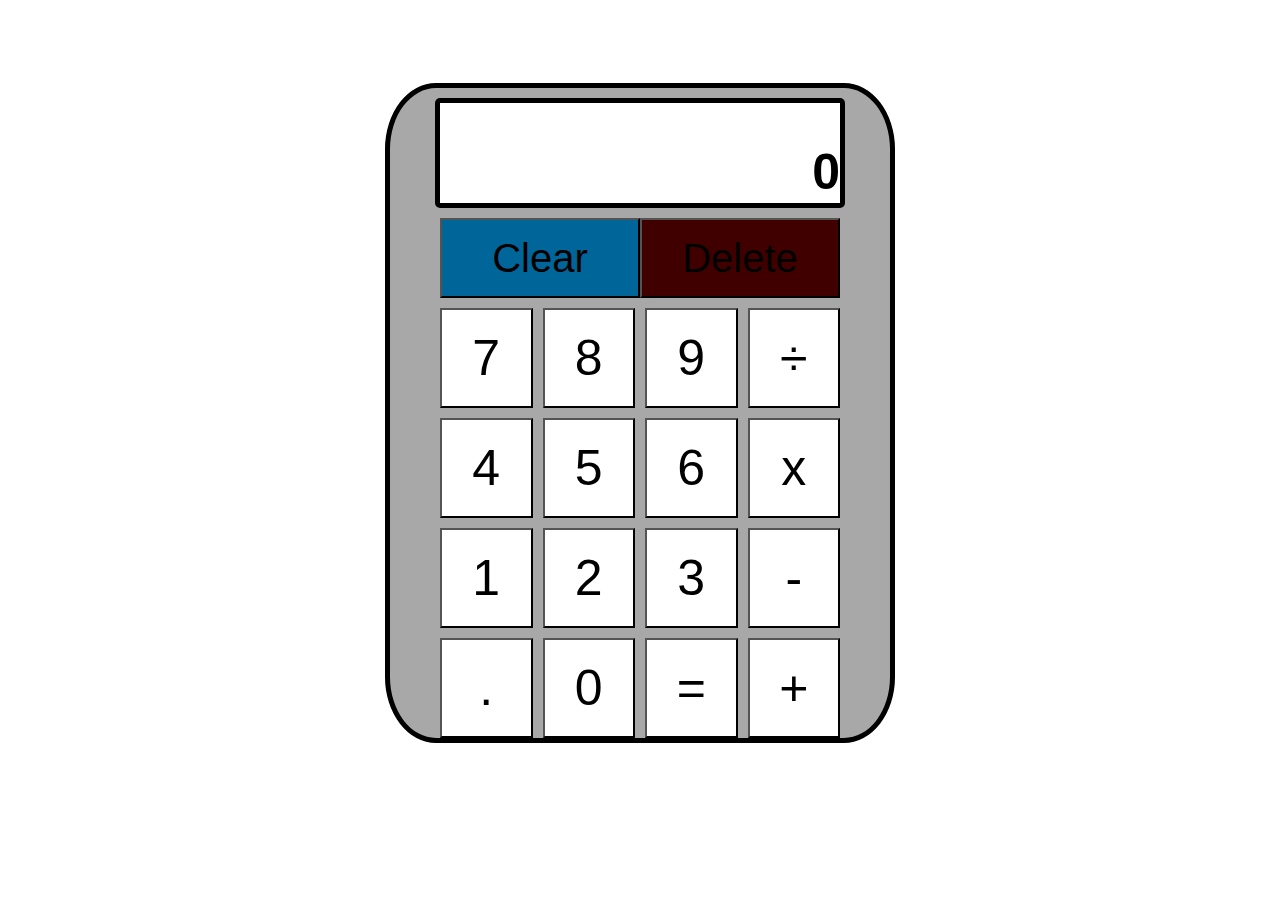
<file: calculator/index.html>
<!DOCTYPE html>
<html lang="en">
  <head>
    <meta charset="UTF-8">
    <meta http-equiv="X-UA-Compatible" content="IE=edge">
    <meta name="viewport" content="width=device-width, initial-scale=1.0">
    <title>Calculator</title>
    <link rel="stylesheet" href="styles.css">
    </title>
  </head>
    <div class="container">
        <div class="screen">
        <div class="previous"></div>
        <div class="output">0</div>
        </div>
        <div class="gone">
            <button class="clear">
                Clear
            </button>
            <button class="delete">
                Delete
            </button>
        </div>
        <div class="rows">
        <div class="row1">
            <button class="inputs" value="7">7</button>
            <button class="inputs" value="8">8</button>
            <button class="inputs" value="9">9</button>
            <button class="symbol" value="/">÷</button>
        </div>
        <div class="row2">
            <button class="inputs"value="4">4</button>
            <button class="inputs"value="5">5</button>
            <button class="inputs"value="6">6</button>
            <button class="symbol"value='x'>x</button>
        </div>
        <div class="row3">
            <button class="inputs"value="1">1</button>
            <button class="inputs"value="2">2</button>
            <button class="inputs"value="3">3</button>
            <button class="symbol"value='-'>-</button>
        </div>
        <div class="row4">
            <button class="inputs"value='.'>.</button>
            <button class="inputs"value='0'>0</button>
            <button class="equal">=</button>
            <button class="symbol"value='+'>+</button>
        </div>
    </div>
       
    </div>

    <script src="scripts.js"></script>
   
  </body>
</html>
</file>
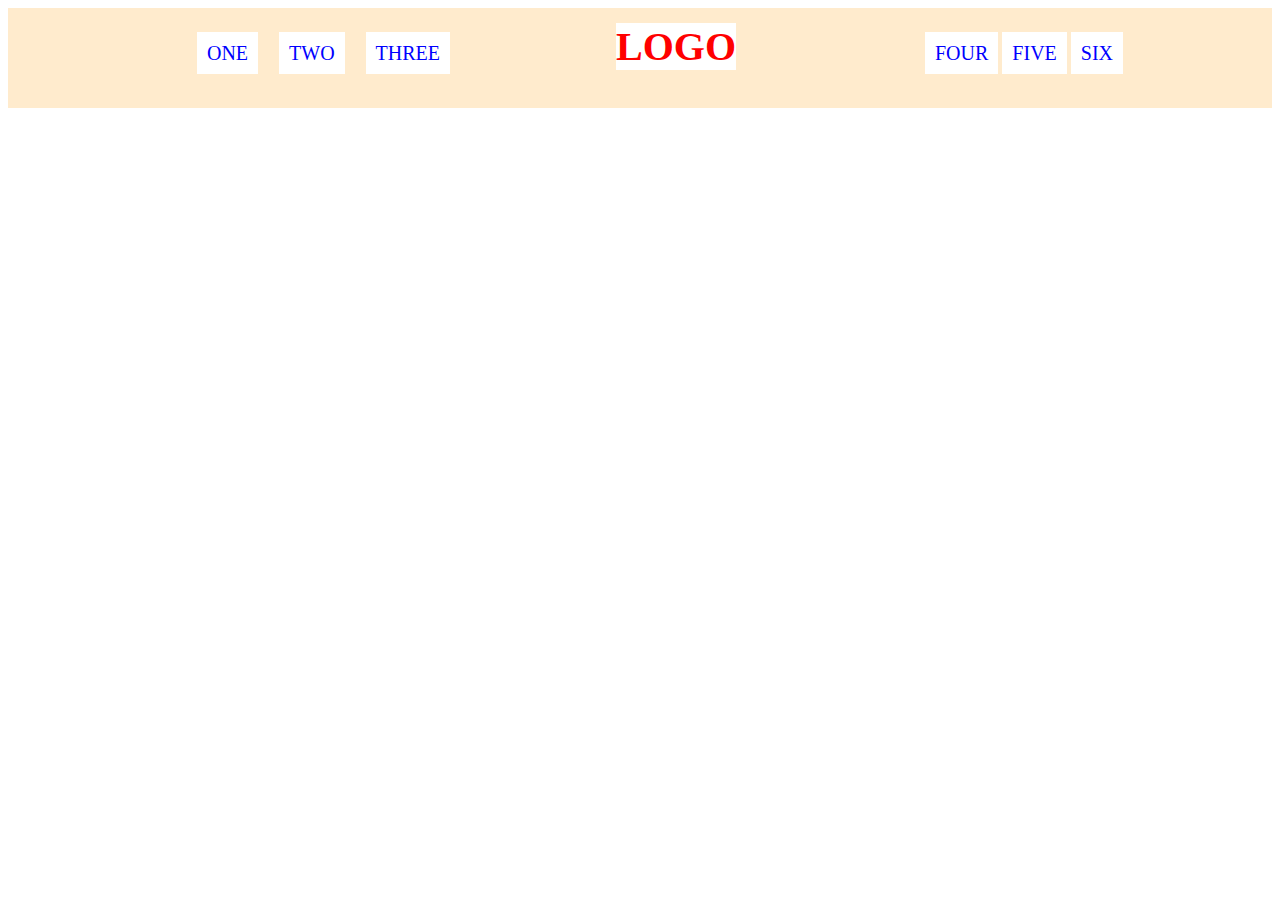
<file: css stuff/index.html>
<!DOCTYPE html>
<html lang="en">
  <head>
    <meta charset="UTF-8">
    <meta http-equiv="X-UA-Compatible" content="IE=edge">
    <meta name="viewport" content="width=device-width, initial-scale=1.0">
    <title>Flex Header</title>
    <link rel="stylesheet" href="styles.css">
  </head>
  <body>
    <div class="header">
      <div class="left-links">
        <ul>
          <li><a href="#">ONE</a></li>
          <li><a href="#">TWO</a></li>
          <li><a href="#">THREE</a></li>
        </ul>
      </div>
      <div class="logo">LOGO</div>
      <div class="right-links">
        <ul>
          <li><a href="#">FOUR</a></li>
          <li><a href="#">FIVE</a></li>
          <li><a href="#">SIX</a></li>
        </ul>
      </div>
    </div>
  </body>
</html>
</file>
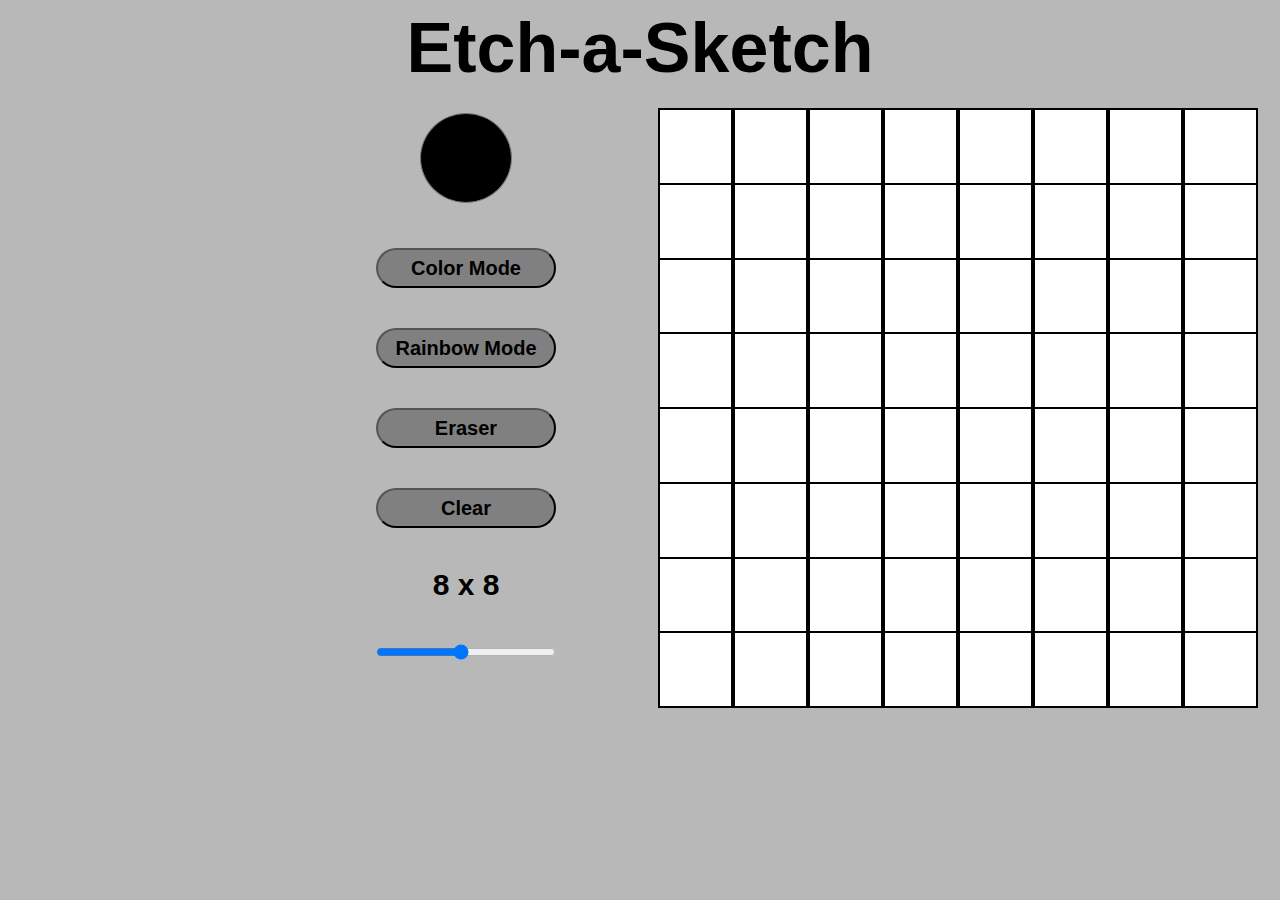
<file: etch-a-sketch/index.html>
<!DOCTYPE html>
<html lang="en">
    <head>
        <meta charset="UTF-8">
        <meta http-equiv="X-UA-Compatible" content="IE=edge">
        <meta name="viewport" content="width=device-width, initial-scale=1.0">
        <title>Etch-a-Sketch</title>
        <link rel="stylesheet" href="./styles.css">
      </head>
      <body >
        <header>
            Etch-a-Sketch
        </header>
 
        <main>
            <div class="settings">
            <input id = "color-wheel" type="color" >
            <button id="color-mode">Color Mode</button>
            <button id="rainbow">Rainbow Mode</button>
            <button id = "eraser">Eraser</button>
            <button id="clear">Clear</button>
            <div class="texts">8x8
            </div>
            <input id="slider"class="slider" type="range" value="8" min="1" max="16">
            </div>  
            <div class="grid">
               
            </div>
        
        </main>

        <script src="scripts.js"></script>
       
      </body>
</html>
</file>
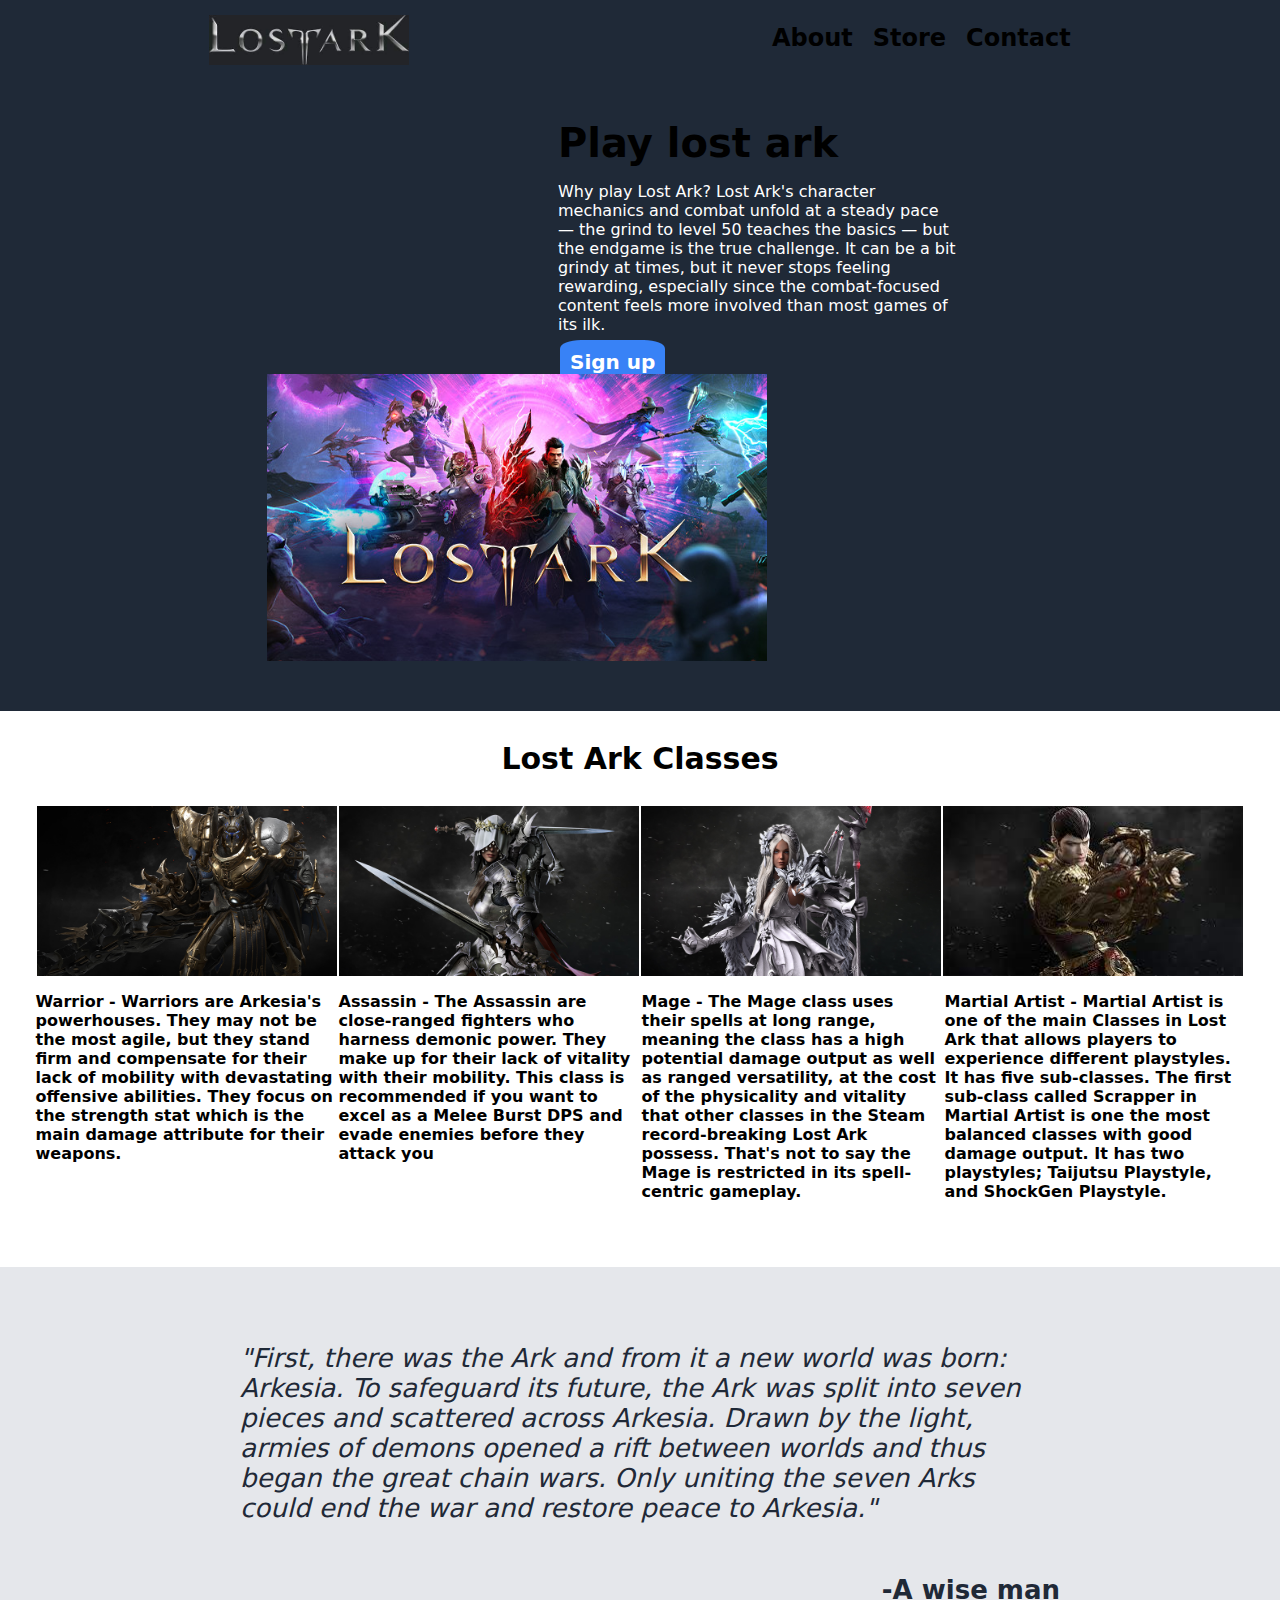
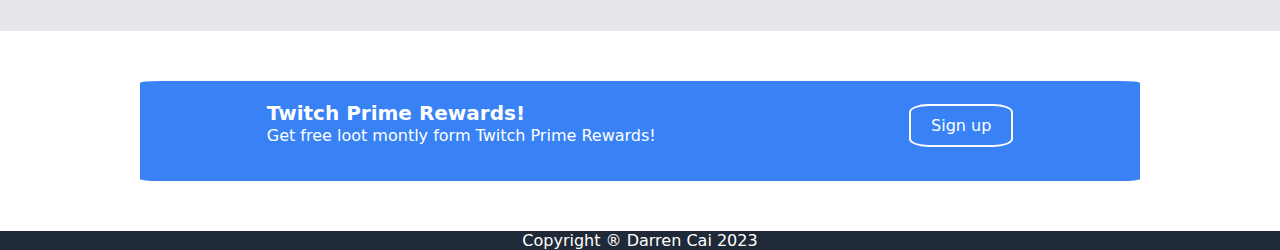
<file: landpage/index.html>
<!DOCTYPE html>
<html lang="en">
  <head>
    <meta charset="UTF-8">
    <meta http-equiv="X-UA-Compatible" content="IE=edge">
    <meta name="viewport" content="width=device-width, initial-scale=1.0">
    <title>LandPage</title>
    <link rel="stylesheet" href="./styles.css">
  </head>
  <body>
    
    <header>
      <div class="logo"><img class="logo-pic" src="pics/lostarklogo.jfif"></div>
      <ul>
        <li><a href="">About</a></li>
        <li><a href="">Store</a></li>
        <li><a href="">Contact</a></li>
      </ul>
  </header>
    <div class="description">
    <section class="information">
      <div>
      <p class="title">Play lost ark</p>
      <p>Why play Lost Ark? Lost Ark's character mechanics and combat unfold at a steady pace — the grind to level 50 teaches the basics — but the endgame is the true challenge. It can be a bit grindy at times, but it never stops feeling rewarding, especially since the combat-focused content feels more involved than most games of its ilk.</p>
      <a href="https://www.playlostark.com/en-us" class="sign-up">Sign up</a>
    </div>
      <img class="lost-ark" src="pics/lostark.jpg">  
    </section>
    </div>
    <div class="random">
      <h>Lost Ark Classes</h>
    </div>
    <div class="classes">
      <img src="pics/warrior.jpg">
      <img src="pics/assassin.jpg">
      <img src="pics/mage.jpg">
      <img src="pics/martial-artist.jfif">
    </div>
    <div class="contain-names"> 
        <p>Warrior - Warriors are Arkesia's powerhouses. They may not be the most agile, but they stand firm and compensate for their lack of mobility with devastating offensive abilities. They focus on the strength stat which is the main damage attribute for their weapons.</p>
        <p>Assassin - The Assassin are close-ranged fighters who harness demonic power. They make up for their lack of vitality with their mobility. This class is recommended if you want to excel as a Melee Burst DPS and evade enemies before they attack you</p>
        <p>Mage - The Mage class uses their spells at long range, meaning the class has a high potential damage output as well as ranged versatility, at the cost of the physicality and vitality that other classes in the Steam record-breaking Lost Ark possess. That's not to say the Mage is restricted in its spell-centric gameplay.</p>
        <p>Martial Artist - Martial Artist is one of the main Classes in Lost Ark that allows players to experience different playstyles. It has five sub-classes. The first sub-class called Scrapper in Martial Artist is one the most balanced classes with good damage output. It has two playstyles; Taijutsu Playstyle, and ShockGen Playstyle.</p>
    </div>
    <div class="quote">
      <p class="quote-text">"First, there was the Ark and from it a new world was born: Arkesia. To safeguard its future, the Ark was split into seven pieces and scattered across Arkesia. Drawn by the light, armies of demons opened a rift between worlds and thus began the great chain wars. Only uniting the seven Arks could end the war and restore peace to Arkesia."</p>
      <p class="wise">-A wise man</p>
    </div>
    <div class="center">
      <div class="twitch">
        <div class="rewards">
       <h id="prime">Twitch Prime Rewards!
       </h>
       <p>Get free loot montly form Twitch Prime Rewards! </p>
      </div>
       <a href="https://www.playlostark.com/en-us" class="twitch-sign-up">Sign up</a>
      </div>
    </div>
    <footer>
      Copyright ® Darren Cai 2023
    </footer>
  </body>
</html>
</file>
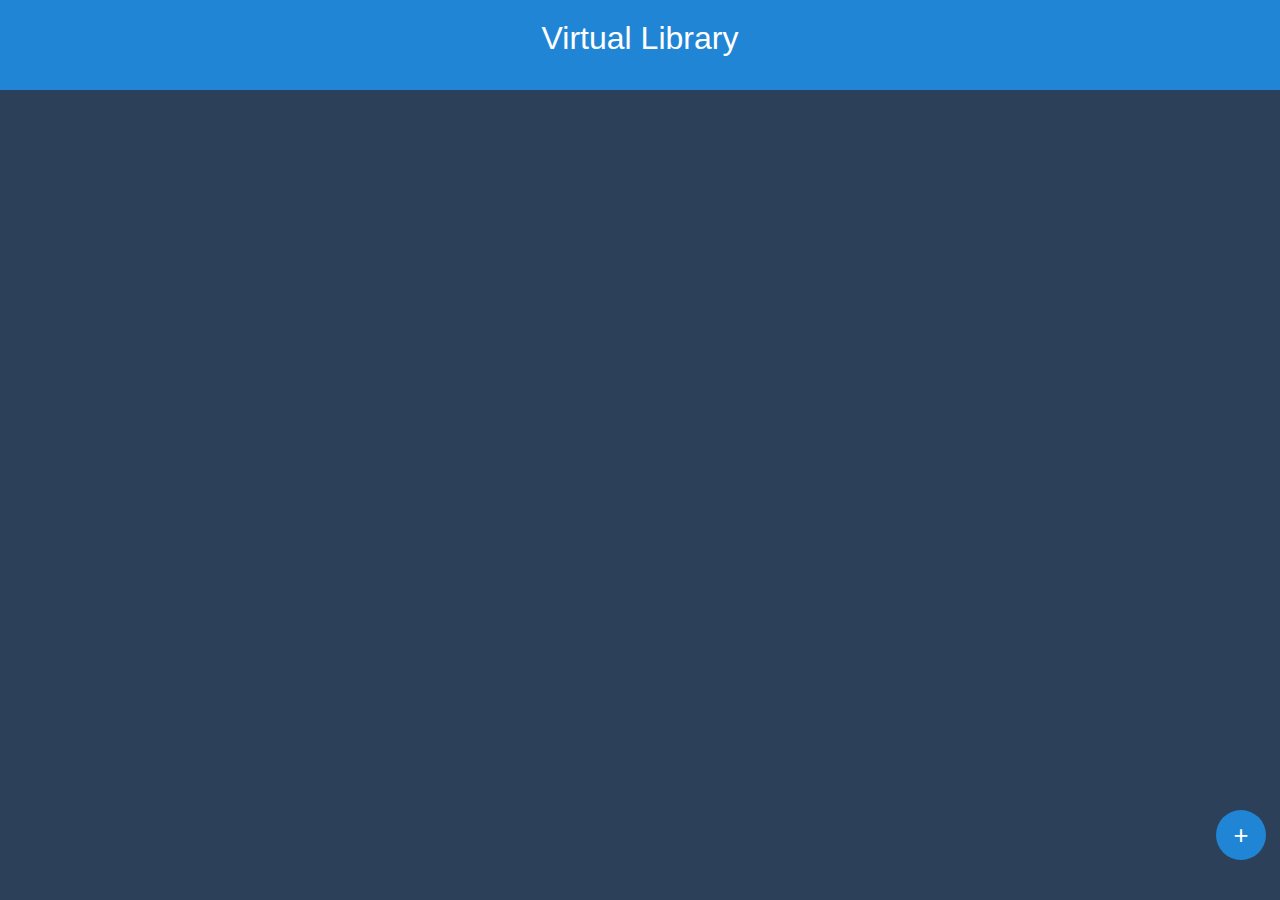
<file: library/index.html>
<!DOCTYPE html>
<html lang="en">
    <head>
        <meta charset="UTF-8">
        <meta http-equiv="X-UA-Compatible" content="IE=edge">
        <meta name="viewport" content="width=device-width, initial-scale=1.0">
        <title>library</title>
        <link rel="stylesheet" href="./styles.css">
      </head>
      <body>
        <div class="popup">
          <div class="form-container"> 
            <form id="form" action="/" method="GET" >
              <div class="form-header">
                <h class="newbook">New Book</h>
                <button type='button' class="close">X</button>
              </div>
              <div class="inputs">
                <div>
                  <label for="title">Title</label>
                  <input type="text" id='title' name='title' placeholder="Book Title" required>
                </div>
                <div>
                  <label for="author">Author :</label>
                  <input type="text" id='author' name='author' placeholder="Author" required>
                </div>
                <div>
                  <label for="pages">Number of Pages:</label>
                  <input type="number" id="pages" name="pages" placeholder="Pages" required>
                </div>
                <div>
                <label for="read">Read the Book?</label>
                <select name="read" id="read">
                  <option value="Yes">Yes</option>
                  <option value="No">No</option>
                </select>
                </div>
              </div>
              <input type="submit" value="Submit" class="submit" required>
            </form>
          </div>
        </div>
        <header>Virtual Library</header>  
        <div class="card-container">
        
        </div>
        <button type='button' class="add">+</button>
        <script src="scripts.js"></script>
       
      </body>
</html>
</file>
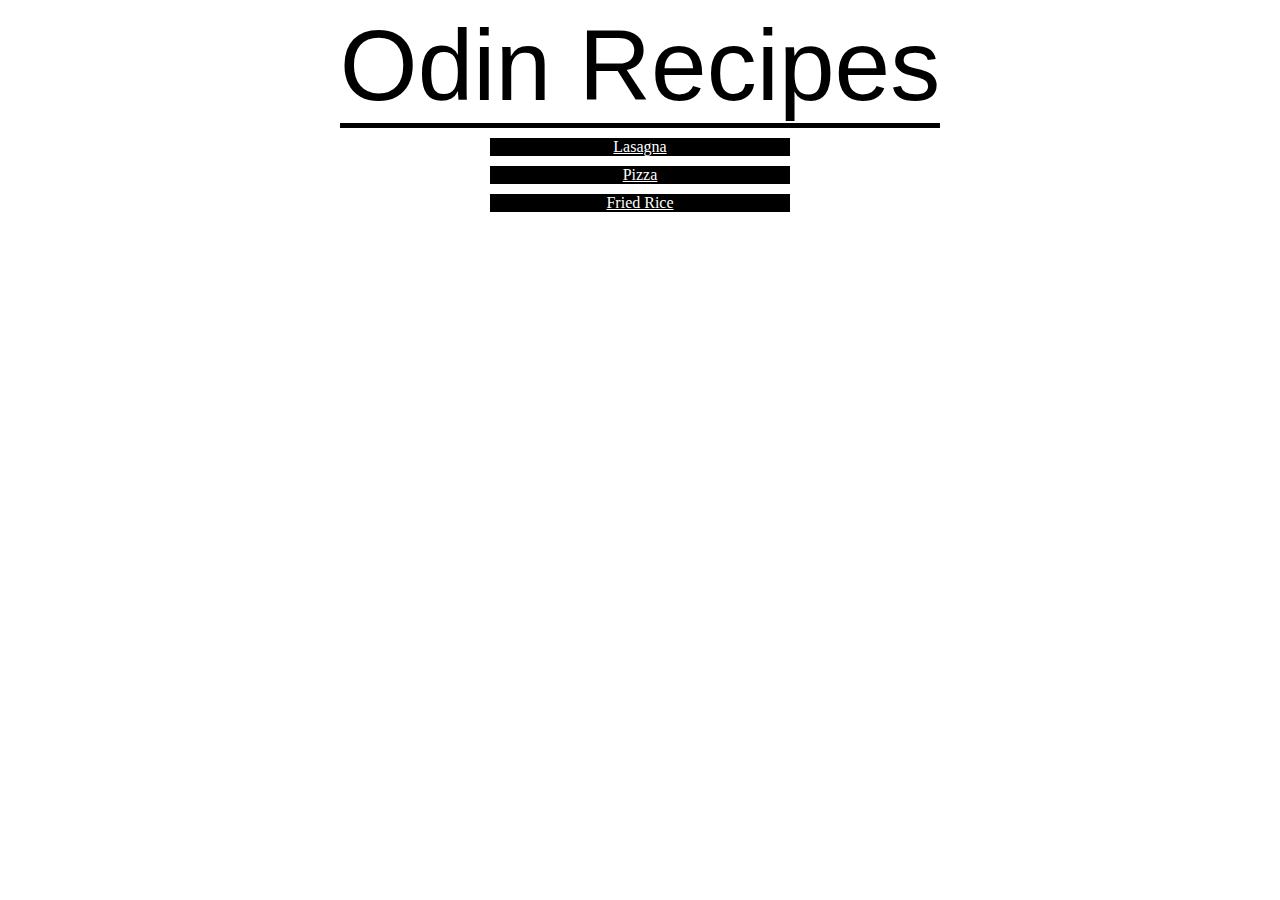
<file: odin-recipes/index.html>
<!DOCTYPE html>
<html lang="en">
    <head>
        <meta charset="UTF-8">
        <meta name="viewport" content="width=device-width, initial-scale=1.0">
        <title>Odin Recipes</title>
        <link rel="stylesheet" href="css/styles.css">
    </head>
<body>
    <header>Odin Recipes</header>
    <div class="recipes">
        <p><a href="./lasagna.html">Lasagna</a></p>
        <p><a href="./pizza.html">Pizza</a></p>
        <p><a href="./fried_rice.html">Fried Rice</a></p>
    </div>
    
</body>
</html>
</file>
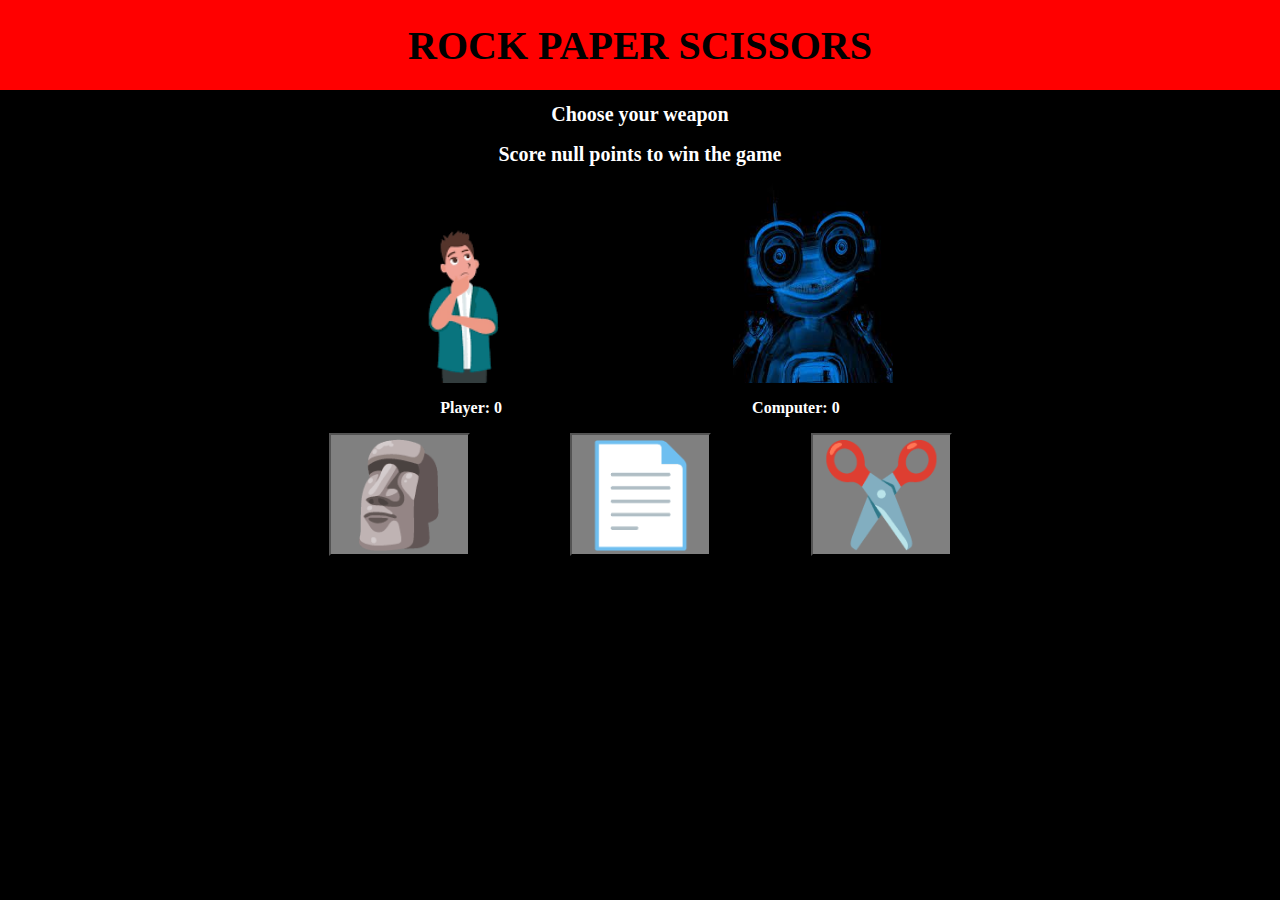
<file: rock_paper_scissors/index.html>
<!DOCTYPE html>
<html lang="en">
  <head>
    <meta charset="UTF-8">
    <meta http-equiv="X-UA-Compatible" content="IE=edge">
    <meta name="viewport" content="width=device-width, initial-scale=1.0">
    <title>Rock, Paper, Scissors</title>
    <link rel="stylesheet" href="./styles.css">
  </head>
  <body >
    <audio id="sound" src="interface.mp3"></audio>
    <header>
      ROCK PAPER SCISSORS
    </header>
    <div class="hide-container">
    <div>
    <h1>Choose your weapon</h1>
    <h2>Score x amount of points to win</h2>
    </div>
    <div class="images">
      <img src="images/person.png" class="person icon">
      <img src="images/robot.jpg" class="robot icon">
    </div>
    <div class="count">
      <p class="player-points points">Player: 0</p>
      <p class="robot-points points">Computer: 0 </p>
    </div>
    <div class="choices">
      <button class="select" value="ROCK">🗿</button>
      <button class="select"value="PAPER">📄</button>
      <button class="select" value="SCISSORS">✂️</button>
    </div>
    <div class="message"></div>
  </div>
    <div class="end-message"></div>
  
  <div class="show" >
    <h1>Play Again?</h1>
    <div class="butt">
    <button class="playagain">OK</button>
  </div>
  </div>

    <script src="scripts.js"></script>
   
  </body>
</html>
</file>
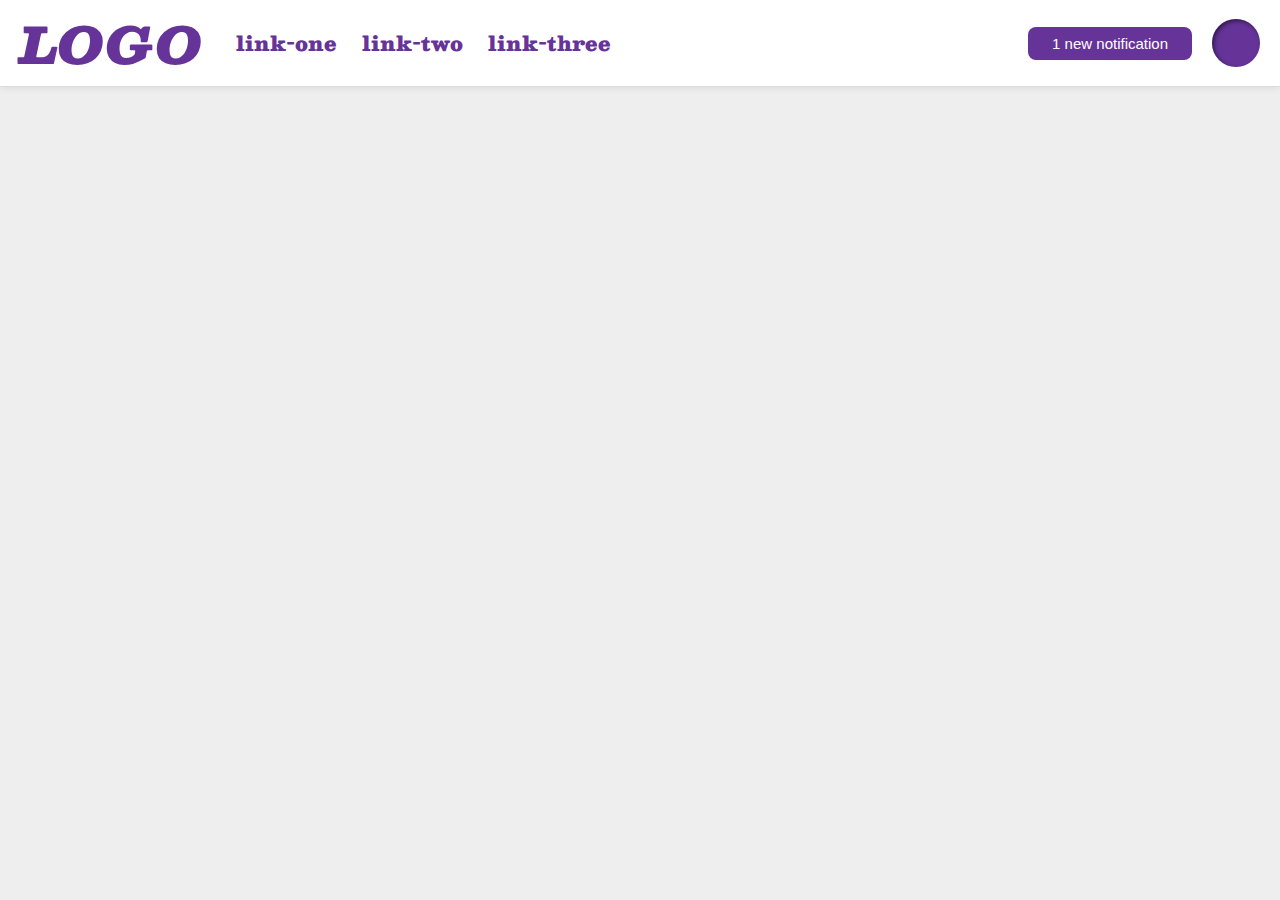
<file: css stuff/index2.html>
<!DOCTYPE html>
<html lang="en">
  <head>
    <meta charset="UTF-8">
    <meta http-equiv="X-UA-Compatible" content="IE=edge">
    <meta name="viewport" content="width=device-width, initial-scale=1.0">
    <title>Flex Header 2</title>
    <link rel="stylesheet" href="styles2.css">
  </head>
  <body>
    <div class="header">
      
      <div class="logo">
        LOGO
      </div>
      <ul class="links">
        <li><a href="google.com">link-one</a></li>
        <li><a href="google.com">link-two</a></li>
        <li><a href="google.com">link-three</a></li>
      </ul>
      <button class="notifications">
        1 new notification
      </button>
      <div class="profile-image"></div>
    </div>
  </body>
</html>
</file>
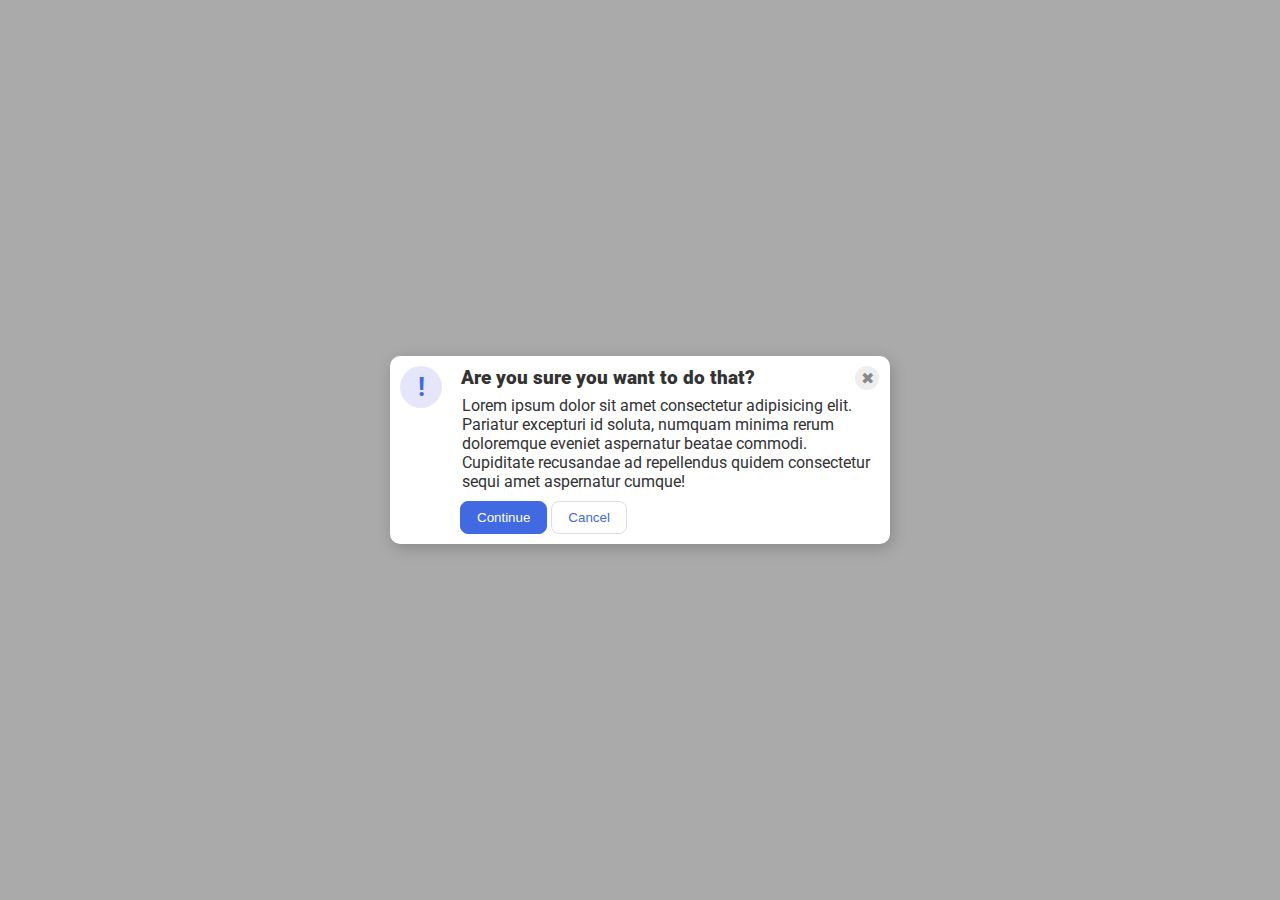
<file: css stuff/index3.html>
<!DOCTYPE html>
<html lang="en">
  <head>
    <meta charset="UTF-8">
    <meta http-equiv="X-UA-Compatible" content="IE=edge">
    <meta name="viewport" content="width=device-width, initial-scale=1.0">
    <link rel="stylesheet" href="styles3.css">
    <title>Modal</title>
  </head>
  <body>
    <div class="modal">
      <div class="icon">!</div>
      <div class="container2">
        <div class="close">
      <div class="header">Are you sure you want to do that?</div>
      <div class="close-button">✖</div>
       </div>
      <div class="text">Lorem ipsum dolor sit amet consectetur adipisicing elit. Pariatur excepturi id soluta, numquam minima rerum doloremque eveniet aspernatur beatae commodi. Cupiditate recusandae ad repellendus quidem consectetur sequi amet aspernatur cumque!</div>
      <div class="continue-cancel">
      <button class="continue">Continue</button>
      <button class="cancel">Cancel</button>
    </div>
    </div>
</div>
  </body>
</html>
</file>
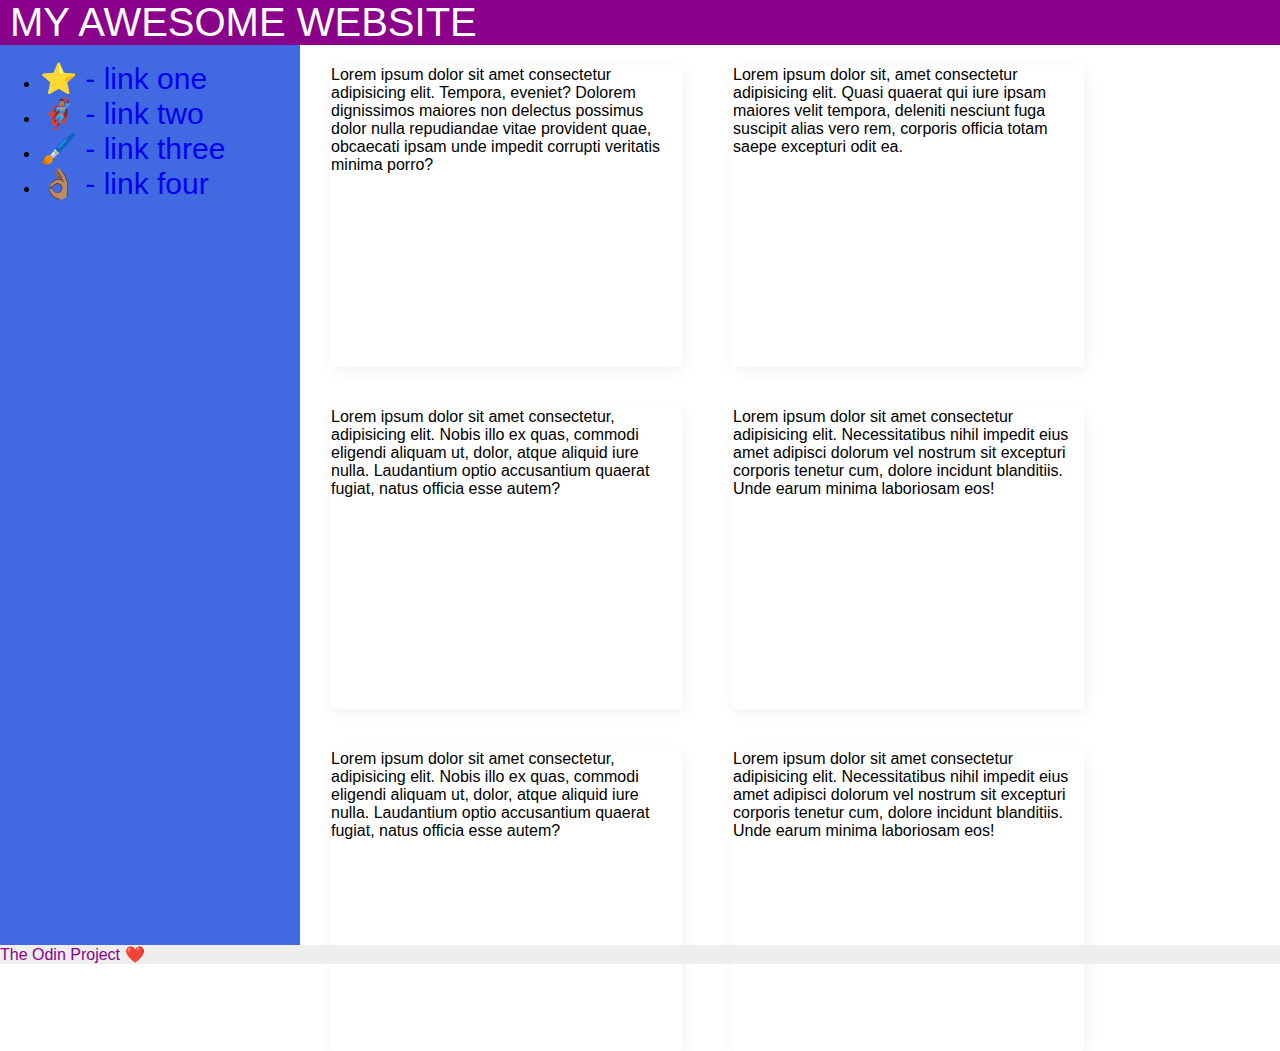
<file: css stuff/index4.html>
<!DOCTYPE html>
<html lang="en">
  <head>
    <meta charset="UTF-8">
    <meta http-equiv="X-UA-Compatible" content="IE=edge">
    <meta name="viewport" content="width=device-width, initial-scale=1.0">
    <title>The Holy Grail</title>
    <link rel="stylesheet" href="styles4.css">
  </head>
  <body>
    <div class="header">
      MY AWESOME WEBSITE
    </div>
    <div class="all">
    <div class="sidebar">
      <ul>
        <li><a href="#">⭐ - link one</a></li>
        <li><a href="#">🦸🏽‍♂️ - link two</a></li>
        <li><a href="#">🖌️ - link three</a></li>
        <li><a href="#">👌🏽 - link four</a></li>
      </ul>
    </div>
    <div class="cards">
    <div class="card">Lorem ipsum dolor sit amet consectetur adipisicing elit. Tempora, eveniet? Dolorem dignissimos maiores non delectus possimus dolor nulla repudiandae vitae provident quae, obcaecati ipsam unde impedit corrupti veritatis minima porro?</div>
    <div class="card">Lorem ipsum dolor sit, amet consectetur adipisicing elit. Quasi quaerat qui iure ipsam maiores velit tempora, deleniti nesciunt fuga suscipit alias vero rem, corporis officia totam saepe excepturi odit ea.</div>
    <div class="card">Lorem ipsum dolor sit amet consectetur, adipisicing elit. Nobis illo ex quas, commodi eligendi aliquam ut, dolor, atque aliquid iure nulla. Laudantium optio accusantium quaerat fugiat, natus officia esse autem?</div>
    <div class="card">Lorem ipsum dolor sit amet consectetur adipisicing elit. Necessitatibus nihil impedit eius amet adipisci dolorum vel nostrum sit excepturi corporis tenetur cum, dolore incidunt blanditiis. Unde earum minima laboriosam eos!</div>
    <div class="card">Lorem ipsum dolor sit amet consectetur, adipisicing elit. Nobis illo ex quas, commodi eligendi aliquam ut, dolor, atque aliquid iure nulla. Laudantium optio accusantium quaerat fugiat, natus officia esse autem?</div>
    <div class="card">Lorem ipsum dolor sit amet consectetur adipisicing elit. Necessitatibus nihil impedit eius amet adipisci dolorum vel nostrum sit excepturi corporis tenetur cum, dolore incidunt blanditiis. Unde earum minima laboriosam eos!</div>
  </div>
  </div>
    <div class="footer">
      The Odin Project ❤️
    </div>
  </body>
</html>
</file>
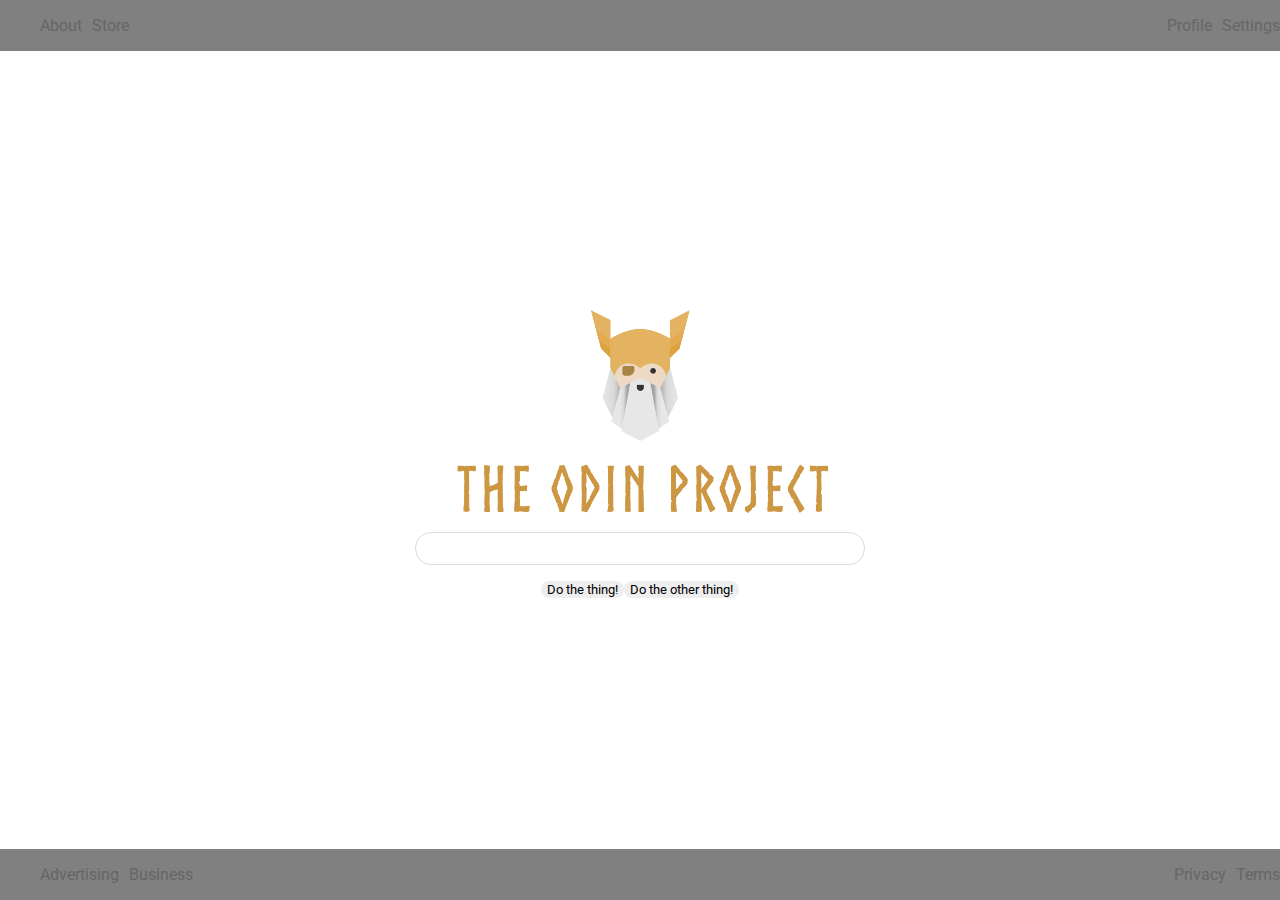
<file: css stuff/index5.html>
<!DOCTYPE html>
<html lang="en">
  <head>
    <meta charset="UTF-8">
    <meta http-equiv="X-UA-Compatible" content="IE=edge">
    <meta name="viewport" content="width=device-width, initial-scale=1.0">
    <title>LAYOUT</title>
    <link rel="stylesheet" href="./styles5.css">
  </head>
  <body>
    <div class="header">
      <ul class="left-links">
        <li><a href="#">About</a></li>
        <li><a href="#">Store</a></li>
      </ul>
      <ul class="right-links">
        <li><a href="#">Profile</a></li>
        <li><a href="#">Settings</a></li>
      </ul>
    </div>
    <div class="content">
      <img src="./logo.png" alt="Project logo. Represents odin with the project name.">
      <div class="input">
        <input type="text">
      </div>
      <div class="buttons">
        <button>Do the thing!</button>
        <button>Do the other thing!</button>
      </div>
    </div>
    <div class="footer">
      <ul class="left-links">
        <li><a href="#">Advertising</a></li>
        <li><a href="#">Business</a></li>
      </ul>
      <ul class="right-links">
        <li><a href="#">Privacy</a></li>
        <li><a href="#">Terms</a></li>
      </ul>
    </div>
  </body>
</html>
</file>
<file: calculator/styles.css>
.container{
    height :auto;
    width: 500px;
    background: #A8A8A8;
    border-radius: 10%;
    border: solid black 5px;
    display:flex;
    flex-direction: column;
    align-items: center;
    gap: 10px;
}
body{
    height: 90vh;
    display:flex;
    justify-content: center;
    align-items: center;
    font-family: sans-serif;
}
html{
    margin: 0;
}
.screen{
    background:white;
    min-height: 100px;
    height: auto;
    width: 400px;
    display:flex;
    flex-direction: column;
    
    font-size: 50px;
    font-weight: 600;
    border: solid black 5px;
    border-radius: 5px;
    margin-top: 10px;
    word-wrap: break-word;
    word-break: break-all;

}
.gone{
    width: 400px;
    display:flex;
    justify-content: space-between;
}
.delete, .clear{
    height: 80px;
    width: 200px;
    font-size: 40px;
}
.delete{
    background:#400000 ;
}
.clear{
    background:#006699;
}

.rows{
    display: flex;
    flex-direction: column;
    justify-content: space-around;
    width: 400px;
    height: 100%;
    gap: 10px;
}
.row1, .row2, .row3, .row4 {
    width: 400px;
    display:flex;
    justify-content: space-around;
    gap: 10px;

  
}
.rows div button{
    height: 100px;
    width: 100px;
    background: white;
    display:flex;
    justify-content: center;
    align-items: center;
    font-size: 50px;
}

.previous{
    font-size: 30px;
    opacity: .4;
    height: auto;
    min-height: 40px;
}
.output{
    height: auto;
    min-height: 50px;
    text-align: end;
}
</file>
<file: css stuff/styles.css>
.left-links li{
    display: inline;
    justify-content: space-between;
    align-items: flex-start;
    font-size: 20px;
    background-color: white;
    padding: 10px;
    margin-right: 17px; 
}

    


.right-links li{
    display: inline;
    justify-content: space-between;
    align-items: flex-end;
    font-size: 20px;
    background-color: white;
    padding: 10px;
    width: 100%;
    
}

a{
    text-decoration: none;
    color: blue;
}

.logo{
    margin-top: 15px;
    font-size: 40px;
    color: red;
    font-weight: 900;
    background-color: white;
}
.header{
    display: flex;
    flex-direction: row;
    justify-content: space-evenly;
    align-items: baseline;
    background-color:blanchedalmond;
    height: 100px;
    margin: 0;
    padding: 0;
    
}
</file>
<file: etch-a-sketch/styles.css>
body{
    background:rgb(184,184,184);
   
}

header{
    display:flex;
    justify-content: center;
    font-size: 70px;
    font-weight: 900;
    font-family: 'Roboto', sans-serif;
    margin-bottom: 20px;
}

.grid{
    background: white;
    height: 600px;
    width:600px;
    min-width: 0;
    display:flex;

}

main{
    width: 1250px;
    display:flex;   
    justify-content: flex-end;
    gap: 100px;
    align-items: center;    
}
.settings{
    height: 600px;
    display:flex;
    flex-direction: column;
    align-items: center;
    gap: 40px;
}

button{
    height: 40px;
    width: 180px;
    border-radius: 25px;
    background: gray;
    font-family: 'Roboto', sans-serif;
    font-weight: 600;
    font-size: 20px;
}

#color-wheel{
    height: 100px;
    width: 100px;  
    border:none;
    background-color: transparent;
}
#color-wheel::-webkit-color-swatch{
    border-radius: 50%;
}

.slider{
  background: grey;
  color: black;
  outline: none;
  border-radius: 15px;
  width: 180px;
}

#row{
    border: solid 1px black;
    flex: 1;
    display:flex;
    flex-direction: column;

}
.box{
    border: solid 1px black;
    flex: 1;

}
.texts{
    font-size: 30px;
    font-weight: 700;
    font-family: 'Roboto', sans-serif;
    
}



/*{
    border: solid 1px black;

}
</file>
<file: landpage/styles.css>
body {
    height: 100vh;
    margin: 0;
    font-family: system-ui, -apple-system, BlinkMacSystemFont, 'Segoe UI', Roboto, Oxygen, Ubuntu, Cantarell, 'Open Sans', 'Helvetica Neue', sans-serif;
    display: flex;
    flex-direction: column;
    justify-content: space-between;
}


header{
    display:flex;
    justify-content: space-around;
    background: #1f2937;
    position: fixed;
    width:100%;
    align-items: center;
    font-weight:900;    
    padding-bottom: 10px;;
}
header ul{
    font-size: 24px;
    display:flex;
    align-items: center;
    gap: 20px;
    margin-right: 48px;
    list-style: none;
}
.logo{
    font-size: 24px;
    margin-left: 48px;
    color: white;
}

a{
    text-decoration: none;
    color: black;
}


.description{
    margin-top: 80px;
    display: flex;
    align-items: flex-start;
    width:100%;
    background: #1f2937;
    color: white;
    padding-bottom: 50px;

}

.information{
    display:flex;
    justify-content: space-around;
    width: 100%;
    flex-wrap: wrap;

    
}
.information p{
    width: 400px;
    height:auto;
    margin-left: 236px;
}

.lost-ark{
    height:auto;
    width: 500px;
}
.title{
    font-size: 40px;
    font-weight: 900;
    color: black;
    margin-bottom: 0;
    
}
.logo-pic{
    width: 200px;
    height: auto;
    margin-top: 10px
}

.lost-ark{
    margin-right: 246px;
}
.sign-up{
    background: #3882f6;
    color:white;
    border-radius: 20%;
    margin-left: 238px;
    font-size: 20px;
    font-weight: 699;
    padding: 10px;
}
.random{
    font-size: 30px;
    color:black;
    font-weight: 800;
    display:flex;
    justify-content: center;
    padding: 30px;
}
.classes{
    display:flex;
    justify-content: center;
    gap: 2px;
}
.classes img{
    max-width: 100%;
    max-height: 100%;
    width:300px;
    height:auto;
}
.contain-names{
    display: flex;
    justify-content: center;
    gap: 3px;
    padding-bottom: 50px;
    
}
.names{
    display: flex;
    gap: 300px;
}
.contain-names p{
    font-weight: 600;
    width:300px;
    height:auto;
}

.quote{
    display: flex;
    flex-direction: column;
    background: #E5E7EB;
    height: 400px;
    justify-content: center;
    align-items: center;
    padding-top:50px;
}
.quote p{
    width: 800px;
    height: auto;
    font-size: 26px;
    color: #1F2937;
}
.wise{
    display: flex;
    justify-content: flex-end;
    margin-left: 40px;
    font-size: 20px;
    color: black;
    font-weight: 700;
}   
.quote-text{
    font-style: italic
}
*{
    border: 2px solid b
}
.center{
    display: flex;
    justify-content: center;
    align-items: center;
    height: 300px;
    width:100%;
    padding-top: 50px;
    padding-bottom: 50px;
}
.twitch{
    background: #3882f6;
    width: 1000px;
    border-radius: 2%;
    height: 100px;
    display:flex;
    justify-content: space-around;
    align-items: center;
    color:white;

}
.rewards{
    display: flex;
    flex-direction: column;

}
#prime{
    font-size: 20px;
    font-weight: 700;
    margin-bottom: -15px;
}
.twitch-sign-up{
    width: 80px;
    color: white;
    text-align: center;
    margin-bottom: 10px;
    border: 2px solid white;
    border-radius: 19%;
    padding: 10px;
}

footer{
    height: 80px;
    background: #1f2937;
    display:flex;
    justify-content: center;
    align-items: center;
    color:white;
}
</file>
<file: library/styles.css>
body{
    height: 100vh;
    margin: 0;
    font-family: "Poppins", sans-serif;
    background-color: #2d4059;;
    display:flex;
    flex-direction: column;
    
}

:root{
    --blue: #2185d5;
}

.popup{
    display: none;
    position: fixed;
    height: 100%;
    width: 100%;
    overflow: auto;
    background: rgba(0,0,0,0.3);
    z-index: 1;
}
.form-container{
    position: absolute;
    border-radius: 9px;
    height: 100%;
    width: 100%;
    display:flex;
    justify-content: center;
    align-items: center;
}
form{
    border-radius: 8px;
    background: white;
    min-height: 60%;
    min-width: 20%;
    padding: 20px;
    display:flex;
    flex-direction: column;
  
}

.form-header{
    display:grid;
    grid-template-columns: 1fr;
    grid-template-rows: 4fr 1fr;
    grid-template-areas: 
        'title close'
    ;
    color: var(--blue);
    font-weight: 400;
}

.newbook{
    grid-area: title;
    justify-self: center;
    padding-top: 10px;
    font-size: 3rem;
    
}
.close{
    grid-area: close;
    justify-self: start;
    border: none;
    color: var(--blue);
    font-size: 2em;
    background-color: white;
    padding-right: 10px;
}

.inputs > div{
    display:flex;
    flex-direction: column;    
}

.inputs{
    display:flex;
    flex-direction: column;
    gap: 30px;
    flex: 1;
}

input, select, .submit{
    background: #f7f7f7;
    border-radius: 3px;
    min-height: 50px;
    border: none;
}

label{
    font-weight: 200;
    font-size: 1.3rem;
    color: black;
}

.submit{
    color:white;
    background: var(--blue);
    font-size: 2rem; 
}

header{
    background: var(--blue);
    min-height: 70px;
    font-size: 2rem;
    color:white;
    font-weight: 200;
    text-align: center; 
    padding-top: 20px;
}
.card-container{
    flex: 1;
    margin: 20px;
    display: grid;
    grid-template-columns: 1fr 1fr 1fr 1fr 1fr;
    grid-auto-rows: 250px;
    width:80%;
    align-self: center;
    /*border: 1px solid red;*/
    gap: 20px;

}

.add{
    position: fixed;
    min-height: 50px;
    min-width: 50px;
    background: var(--blue);
    border-radius: 50%;
    border: none;
    align-self: flex-end;
    color:white;
    font-size: 1.6rem;
    top: 90%;
    left: 95%;
}

.card{
    background: white;
    max-height: 300px;
    display: flex;
    flex-direction: column;
    gap: 20px;
    text-align: center;
}

.card-title, .card-author, .card-pages, .read-status{
    border-bottom: 1px solid gray;
    font-size: 1.5rem;
    font-weight: 500;
    white-space: nowrap;
}

.card-title{
    padding-top: 10px;
    background: var(--blue);
   
 
}

.updates{
    display:flex;
    height: 100%;
}
.update, .delete{
    flex:1;
    border: none;
}

.update{
    background: rgb(35, 255, 171);
}

.delete{
    background: var(--blue)
}
</file>
<file: odin-recipes/css/styles.css>
body{
    background-image: url('https://images.unsplash.com/photo-1555505019-8c3f1c4aba5f?ixlib=rb-4.0.3&ixid=MnwxMjA3fDB8MHxzZWFyY2h8Mnx8d29vZGVuJTIwYmFja2dyb3VuZHxlbnwwfHwwfHw%3D&w=1000&q=80');
    background-size: cover;
}

header{
    font-size: 100px;
    text-align: center;
    font-family: sans-serif;
    border-bottom: 5px solid black;
    max-width: fit-content;
    margin: auto;
}

.recipes p a{
    font-family: Georgia, 'Times New Roman', Times, serif;
    color: white;
}

.recipes p{
    text-align: center;
    width: 100%;
    max-width: 300px;
    background-color: black;
    margin: 10px auto;
    
}
.img{
    max-width: 100%;
    height: auto;
    
}
h1{
    font-size: 100px;
    text-align: center;
    font-family:Impact, Haettenschweiler, 'Arial Narrow Bold', sans-serif;
}

.food{
    max-width: 300px;
    max-height: 300px;
    width: 100%;
    display: block;
    margin: auto;
    margin-top: -60px;
}

section{
    padding-top: 20px;
    font-size: 40px;
    font-family:Impact, Haettenschweiler, 'Arial Narrow Bold', sans-serif;
    max-width: 1500px;
    margin: auto;
    
}
.ingredients{
    font-family:Impact, Haettenschweiler, 'Arial Narrow Bold', sans-serif;
    font-size: 20px;
    margin: auto;
    max-width: 1300;
    display: flex;
    align-items: center;
    justify-content: space-around;
    font-weight: 500;
    margin-top: 20px;
    border: 5px solid black;
}
.ingredients li{
    margin-right: 20px;
}
.ingredient-title{
    font-family:Impact, Haettenschweiler, 'Arial Narrow Bold', sans-serif;
    font-size: 40px;
    position: absolute;
    left: 70px;
    margin: 0;
}
</file>
<file: rock_paper_scissors/styles.css>
body {
    background: black;
    margin: 0;
    font-family:Georgia, 'Times New Roman', Times, serif;
    font-weight: 900;
}

header{
    height: 90px;
    background: red;
    display: flex;
    justify-content: center;
    align-items: center;
    font-size: 40px;
   
}

h1, h2{
    color: white;
    display: flex;
    justify-content: center;
    font-size: 20px;
}
.images{
    display:flex;
    justify-content: center;
   
}

.person{
    height: 200px;
    width: auto;
    margin-right: 90px;
}
.robot{
    height: 200px;
    width: 160px;
    margin-right: 100px;
}

.points{
    color:white;
    
}
.count{
    display:flex;
    justify-content: center;
    gap: 250px;
}
.choices{
    height: auto;
    display:flex;
    justify-content: center;
    gap: 100px;
}
.choices button{
    background: gray;
    font-size: 100px;
}
.message{
    margin-top: 20px;
    font-size: 40px;
    color:white;
    display:flex;
    justify-content: center;

}
.end-message{
    display: flex;
    color: red;
    justify-content: center;
    font-size: 50px;
}

.butt{
    
    display:flex;
    justify-content: center;
}

.show{
    display: none;
}

.playagain{
    height: 50px;
    width: 50px;
}
</file>
<file: css stuff/styles2.css>
/* this is some magical font-importing.  
you'll learn about it later. */
@import url('https://fonts.googleapis.com/css2?family=Besley:ital,wght@0,400;1,900&display=swap');

body {
  margin: 0;
  background: #eee;
  font-family: Besley, serif;
}

.header {
  background: white;
  border-bottom: 1px solid #ddd;
  box-shadow: 0 0 8px rgba(0,0,0,.1);
}

.profile-image {
  background: rebeccapurple;
  box-shadow: inset 2px 2px 4px rgba(0,0,0,.5);
  border-radius: 50%;
  width: 48px;
  height:  48px;
}

.logo {
  color: rebeccapurple;
  font-size: 32px;
  font-weight: 900;
  font-style: italic;
}

button {
  border: none;
  border-radius: 8px;
  background: rebeccapurple;
  color: white;
  padding: 8px 24px;
}

a {
  /* this removes the line under our links */
  text-decoration: none;
  color: rebeccapurple;
}

ul {
  list-style-type: none;
}

button{
    display:flex;
    justify-content: space-between;
    height: 33px;
    margin-left: auto;
}
button, .profile-image{
    margin-right: 20px;
    font-size: 15px;
}
.header{
    display: flex;
    align-items: center;
}
.links li{
    display:inline-flex;
    justify-content: space-between;
    margin: 10px;
    font-size: 20px;
    font-weight: 900;
}
.logo{
    margin-left: 20px;
    margin-right: -17px;
    font-size: 50px;
}
</file>
<file: css stuff/styles3.css>
@import url('https://fonts.googleapis.com/css2?family=Roboto:wght@400;700&display=swap');

html, body {
  height: 100%;
}

body {
  font-family: Roboto, sans-serif;
  margin: 0;
  background: #aaa;
  color: #333;
  /* I'll give you this one for free lol */
  display: flex;
  align-items: center;
  justify-content: center;
}

.modal {
  background: white;
  width: 480px;
  border-radius: 10px;
  box-shadow: 2px 4px 16px rgba(0,0,0,.2);
  display: flex; 
  padding: 10px;
  justify-content: space-between;

}

.icon {
  color: royalblue;
  font-size: 26px;
  font-weight: 700;
  background: lavender;
  width: 42px;
  height: 42px;
  border-radius: 50%;
  display: flex;
  align-items: center;
  justify-content: center;
  
}

.close-button {
  background: #eee;
  border-radius: 50%;
  color: #888;
  font-weight: 400;
  font-size: 16px;
  height: 24px;
  width: 24px;
  display: flex;
  align-items: center;
  justify-content: center;
  
}

button {
  padding: 8px 16px;
  border-radius: 8px;
}

button.continue {
  background: royalblue;
  border: 1px solid royalblue;
  color: white;
}

button.cancel {
  background: white;
  border: 1px solid #ddd;
  color: royalblue;
}

.container2{
    display: flex;
    flex-direction: column;
    margin-left: 10px;
}

.close{
    display: flex;
    justify-content: flex-start;
    align-items: flex-start;
    height: 20px;
    gap: 100px;
    margin-left: 9px;
}
.header{

    font-size: 19px;
    font-weight: 900;
   
}
.icon{
    flex-shrink: 0;
}
.text{
    padding:10px;
    max-width: 420px;
    width:100%;
    
}
.continue-cancel{
    padding-left: 8px;
}
</file>
<file: css stuff/styles4.css>
body {
  font-family: -apple-system, BlinkMacSystemFont, 'Segoe UI', Roboto, Oxygen, Ubuntu, Cantarell, 'Open Sans', 'Helvetica Neue', sans-serif;
  margin: 0;
  min-height: 100vh;
  display: flex;
  flex-direction: column;
  
}

body, html{
  height: 100%;
}
.header {
  height: 72px;
  background: darkmagenta;
  color: white;
  width: 100%;
  padding-left: 10px;
  font-size: 40px;

}

.footer {
  height: 72px;
  background: #eee;
  color: darkmagenta;
}

.sidebar {
  width: 300px;
  background: royalblue;
  box-sizing: border-box;
  flex-shrink: 0;

}

.card {
  border: 1px solid white;
  box-shadow: 2px 4px 16px rgba(0,0,0,.06);
  border-radius: 4px;
  margin: 20px;
  height: 300px;
  width: 350px;
  margin-left: 30px;
}
.all{
  display: flex;
  height: 100%;
  
  
}

a{
  text-decoration: none;
  font-size: 30px;
}

.cards{
  display: flex;
  width: 1400px;
  flex-wrap: wrap;
  
}
</file>
<file: css stuff/styles5.css>
@import url('https://fonts.googleapis.com/css2?family=Roboto:wght@400;700&display=swap');

body {
  height: 100vh;
  margin: 0;
  overflow: hidden;
  font-family: Roboto, sans-serif;
  display: flex;
  flex-direction: column;
  justify-content: space-between;
}

img {
  width: 600px;
}

button {
  font-family: Roboto, sans-serif;
  border: none;
  border-radius: 8px;
  background: #eee;
}

input {
  border: 1px solid #ddd;
  border-radius: 16px;
  padding: 8px 24px;
  width: 400px;
  margin-bottom: 16px;
}

.content{
    
    align-self: center;
   
    
}
.footer{
    display: flex;
    justify-content: space-between;
    align-items:center;

    background: gray;
    
}
a {
    color: #666;
    text-decoration: none;
  }
.header{
    display: flex;
    justify-content: space-between;
    align-items:center;
    background:gray;
}


ul {
    list-style-type: none;
    display: flex;
    gap: 10px;
  }
.buttons, .input{
    display: flex;
    justify-content: center;
}
</file>
